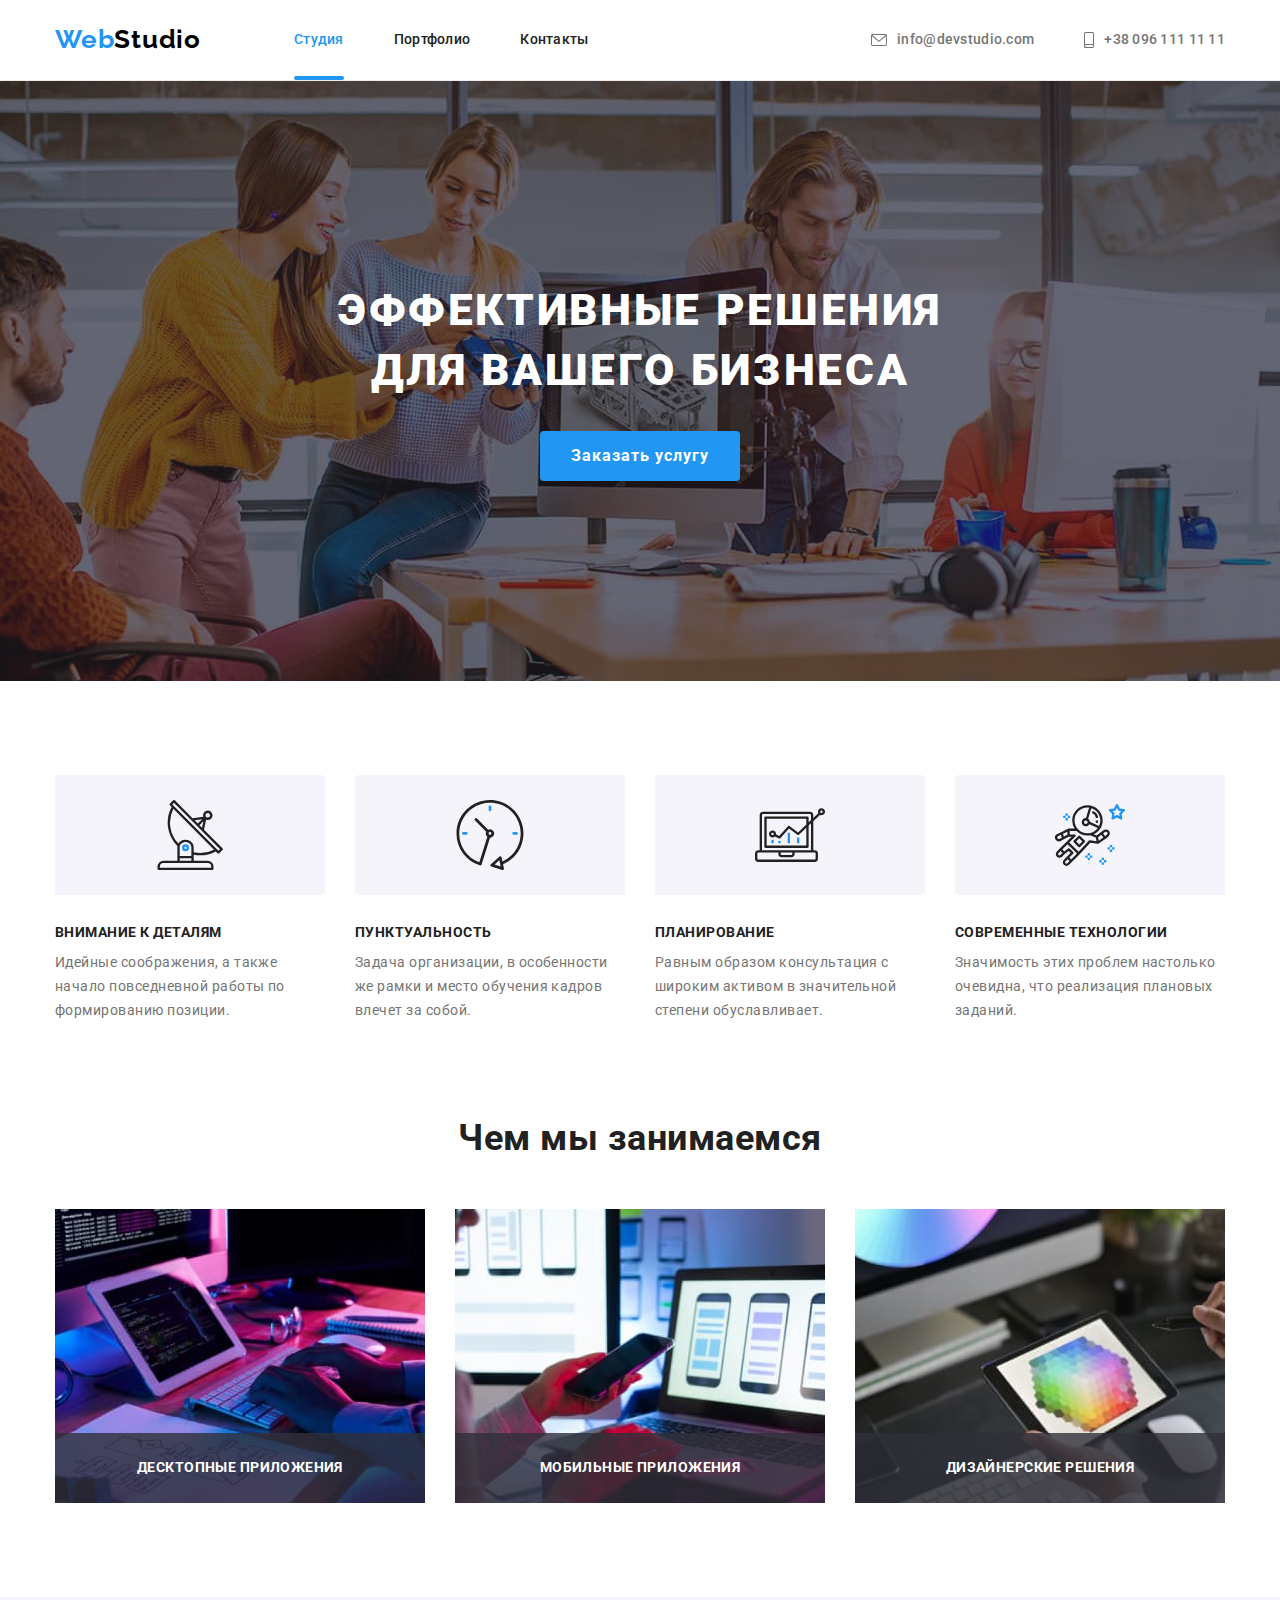
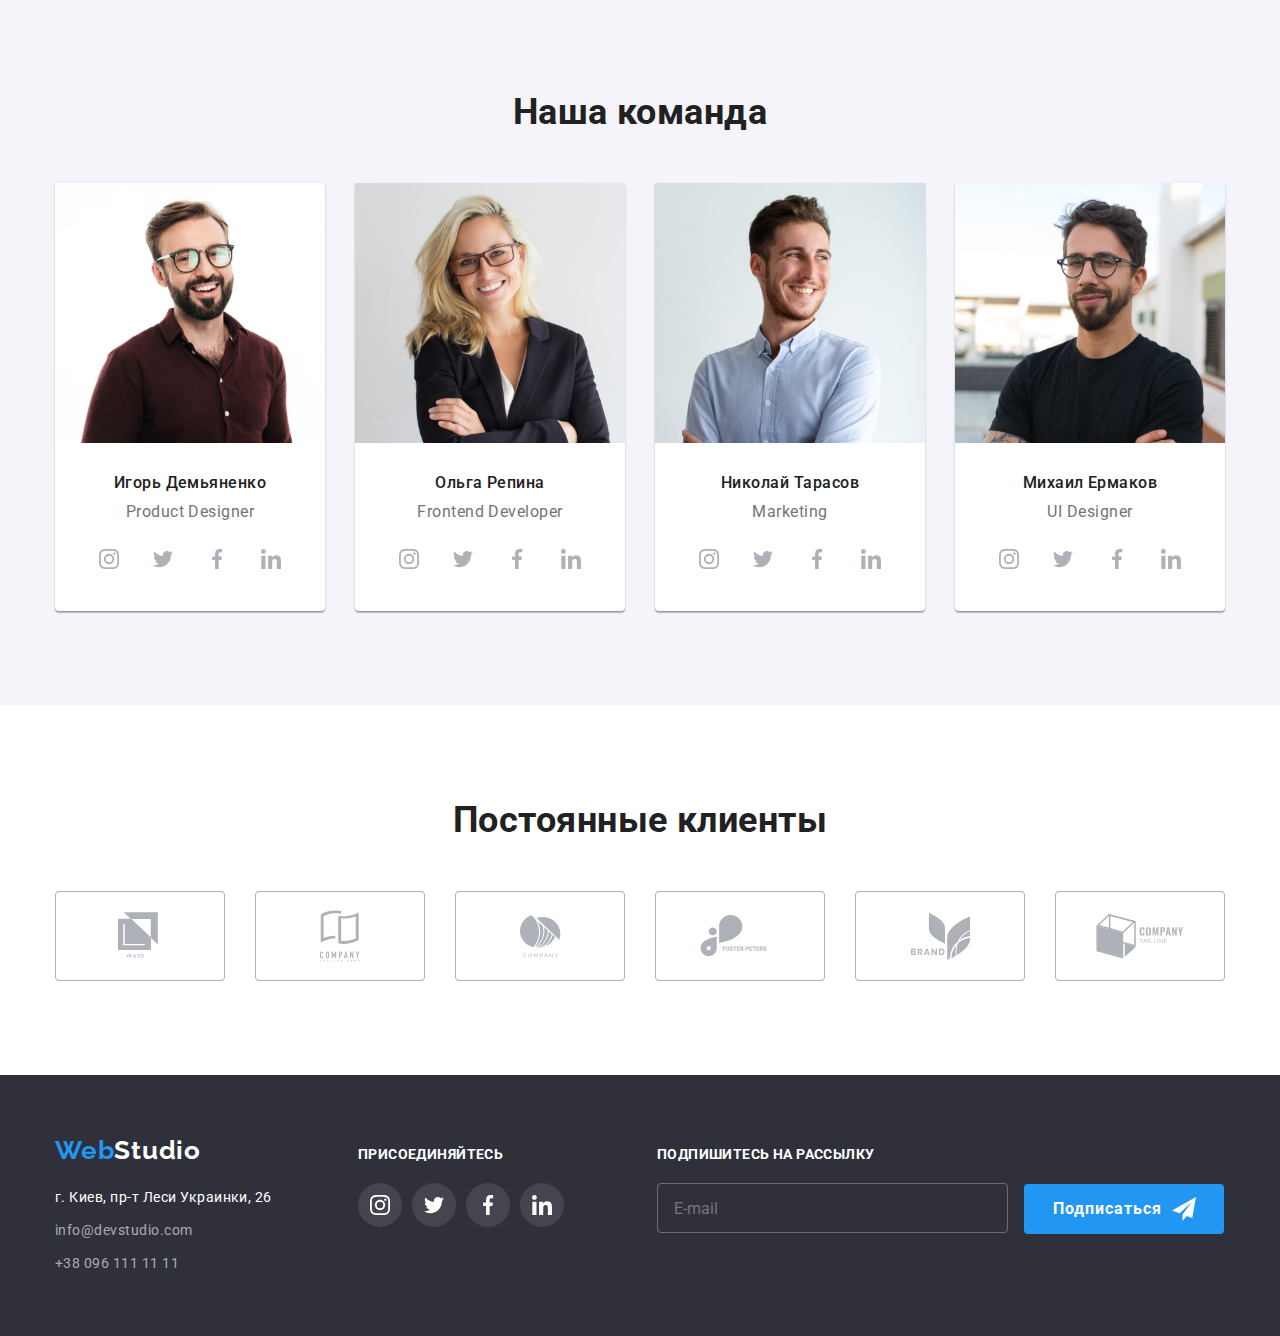
<file: index.html>
<!DOCTYPE html>
<html lang="ru">
  <head>
    <meta charset="UTF-8" />
    <meta name="viewport" content="width=device-width, initial-scale=1.0" />
    <title>Web Studio</title>
    <link rel="preconnect" href="https://fonts.gstatic.com" />
    <link
      href="https://fonts.googleapis.com/css2?family=Raleway:wght@700&family=Roboto:wght@400;500;700;900&display=swap"
      rel="stylesheet"
    />
    <link rel="stylesheet" href="./css/main.min.css" />
  </head>
  <body>
    <header class="header">
      <div class="container header__container">
        <nav class="header__nav">
          <a class="logo header__logo" href="./index.html"
            >Web<span class="logo--black">Studio</span></a
          >
          <ul class="navigation-list">
            <li class="navigation-list__item">
              <a class="navigation-list__link navigation-list__link--current" href="./index.html">Студия</a>
            </li>
            <li class="navigation-list__item">
              <a class="navigation-list__link" href="./portfolio.html">Портфолио</a>
            </li>
            <li class="navigation-list__item">
              <a class="navigation-list__link" href="#">Контакты</a>
            </li>
          </ul>
        </nav>

        <ul class="contacts-list">
          <li class="contacts-list__item">
            <a class="contacts-list__link" href="mailto:info@devstudio.com">
              <svg class="contacts-list__icon" width="16" height="12">
                <use href="./images/icons.svg#icon-mail"></use>
              </svg>
              info@devstudio.com
            </a>
          </li>
          <li class="contacts-list__item">
            <a class="contacts-list__link" href="tel:+380961111111">
              <svg class="contacts-list__icon" width="10" height="16">
                <use href="./images/icons.svg#icon-phone"></use>
              </svg>
              +38 096 111 11 11
            </a>
          </li>
        </ul>
      </div>
    </header>

    <main>
      <section class="section section--hero hero">
        <div class="container hero__container">
          <h1 class="hero__title">Эффективные решения для вашего бизнеса</h1>
          <button class="big-button big-button--hero" data-modal-open>Заказать услугу</button>
        </div>
      </section>

      <section class="section section--benefits">
        <div class="container">
          <h2 class="visually-hidden">Наші переваги</h2>
          <ul class="benefits-list">
            <li class="benefits-list__item">
              <div class="benefits-list__img">
                <svg class="benefits-list__icon">
                  <use href="./images/icons.svg#icon-antenna"></use>
                </svg>
              </div>
              <h3 class="benefits-list__title">Внимание к деталям</h3>
              <p class="benefits-list__description">
                Идейные соображения, а также начало повседневной работы по
                формированию позиции.
              </p>
            </li>

            <li class="benefits-list__item">
              <div class="benefits-list__img">
                <svg class="benefits-list__icon">
                  <use href="./images/icons.svg#icon-clock"></use>
                </svg>
              </div>
              <h3 class="benefits-list__title">Пунктуальность</h3>
              <p class="benefits-list__description">
                Задача организации, в особенности же рамки и место обучения
                кадров влечет за собой.
              </p>
            </li>

            <li class="benefits-list__item">
              <div class="benefits-list__img">
                <svg class="benefits-list__icon">
                  <use href="./images/icons.svg#icon-diagram"></use>
                </svg>
              </div>
              <h3 class="benefits-list__title">Планирование</h3>
              <p class="benefits-list__description">
                Равным образом консультация с широким активом в значительной
                степени обуславливает.
              </p>
            </li>

            <li class="benefits-list__item">
              <div class="benefits-list__img">
                <svg class="benefits-list__icon">
                  <use href="./images/icons.svg#icon-astronaut"></use>
                </svg>
              </div>
              <h3 class="benefits-list__title">Современные технологии</h3>
              <p class="benefits-list__description">
                Значимость этих проблем настолько очевидна, что реализация
                плановых заданий.
              </p>
            </li>
          </ul>
        </div>
      </section>

      <section class="section">
        <div class="container">
          <h2 class="section__title">Чем мы занимаемся</h2>
          <ul class="activity">
            <li>
              <div class="activity__thumb">
                <img src="./images/img_1.jpg" alt="Розробка" width="370" />
                <div class="activity__overlay">
                  <p class="activity__description">Десктопные приложения</p>
                </div>
              </div>
            </li>
            <li>
              <div class="activity__thumb">
                <img src="./images/img_2.jpg" alt="Розробка" width="370" />
                <div class="activity__overlay">
                  <p class="activity__description">Мобильные приложения</p>
                </div>
              </div>
            </li>
            <li>
              <div class="activity__thumb">
                <img src="./images/img_3.jpg" alt="Розробка" width="370" />
                <div class="activity__overlay">
                  <p class="activity__description">Дизайнерские решения</p>
                </div>
              </div>
            </li>
          </ul>
        </div>
      </section>

      <section class="section section--team">
        <div class="container">
          <h2 class="section__title">Наша команда</h2>
          <ul class="team">
            <li class="team__item">
              <img
                src="./images/igor.jpg"
                alt="Игорь Демьяненко - Product Designer"
                width="270"
              />
              <div class="team__description">
                <h3 class="team__name">Игорь Демьяненко</h3>
                <p class="team__position">Product Designer</p>
                <ul class="social-links">
                  <li class="social-links__item">
                    <a class="social-links__link" href="#">
                      <svg class="social-links__icon">
                        <use href="./images/icons.svg#icon-instagram"></use>
                      </svg>
                    </a>
                  </li>
                  <li class="social-links__item">
                    <a class="social-links__link" href="#">
                      <svg class="social-links__icon">
                        <use href="./images/icons.svg#icon-twitter"></use>
                      </svg>
                    </a>
                  </li>
                  <li class="social-links__item">
                    <a class="social-links__link" href="#">
                      <svg class="social-links__icon">
                        <use href="./images/icons.svg#icon-facebook"></use>
                      </svg>
                    </a>
                  </li>
                  <li class="social-links__item">
                    <a class="social-links__link" href="#">
                      <svg class="social-links__icon">
                        <use href="./images/icons.svg#icon-linkedin"></use>
                      </svg>
                    </a>
                  </li>
                </ul>
              </div>
            </li>

            <li class="team__item">
              <img
                src="./images/olga.jpg"
                alt="Ольга Репина - Frontend Developer"
                width="270"
              />
              <div class="team__description">
                <h3 class="team__name">Ольга Репина</h3>
                <p class="team__position">Frontend Developer</p>
                <ul class="social-links">
                  <li class="social-links__item">
                    <a class="social-links__link" href="#">
                      <svg class="social-links__icon">
                        <use href="./images/icons.svg#icon-instagram"></use>
                      </svg>
                    </a>
                  </li>
                  <li class="social-links__item">
                    <a class="social-links__link" href="#">
                      <svg class="social-links__icon">
                        <use href="./images/icons.svg#icon-twitter"></use>
                      </svg>
                    </a>
                  </li>
                  <li class="social-links__item">
                    <a class="social-links__link" href="#">
                      <svg class="social-links__icon">
                        <use href="./images/icons.svg#icon-facebook"></use>
                      </svg>
                    </a>
                  </li>
                  <li class="social-links__item">
                    <a class="social-links__link" href="#">
                      <svg class="social-links__icon">
                        <use href="./images/icons.svg#icon-linkedin"></use>
                      </svg>
                    </a>
                  </li>
                </ul>
              </div>
            </li>

            <li class="team__item">
              <img
                src="./images/nikolaj.jpg"
                alt="Николай Тарасов - Marketing"
                width="270"
              />
              <div class="team__description">
                <h3 class="team__name">Николай Тарасов</h3>
                <p class="team__position">Marketing</p>
                <ul class="social-links">
                  <li class="social-links__item">
                    <a class="social-links__link" href="#">
                      <svg class="social-links__icon">
                        <use href="./images/icons.svg#icon-instagram"></use>
                      </svg>
                    </a>
                  </li>
                  <li class="social-links__item">
                    <a class="social-links__link" href="#">
                      <svg class="social-links__icon">
                        <use href="./images/icons.svg#icon-twitter"></use>
                      </svg>
                    </a>
                  </li>
                  <li class="social-links__item">
                    <a class="social-links__link" href="#">
                      <svg class="social-links__icon">
                        <use href="./images/icons.svg#icon-facebook"></use>
                      </svg>
                    </a>
                  </li>
                  <li class="social-links__item">
                    <a class="social-links__link" href="#">
                      <svg class="social-links__icon">
                        <use href="./images/icons.svg#icon-linkedin"></use>
                      </svg>
                    </a>
                  </li>
                </ul>
              </div>
            </li>

            <li class="team__item">
              <img
                src="./images/michail.jpg"
                alt="Михаил Ермаков - UI Designer"
                width="270"
              />
              <div class="team__description">
                <h3 class="team__name">Михаил Ермаков</h3>
                <p class="team__position">UI Designer</p>
                <ul class="social-links">
                  <li class="social-links__item">
                    <a class="social-links__link" href="#">
                      <svg class="social-links__icon">
                        <use href="./images/icons.svg#icon-instagram"></use>
                      </svg>
                    </a>
                  </li>
                  <li class="social-links__item">
                    <a class="social-links__link" href="#">
                      <svg class="social-links__icon">
                        <use href="./images/icons.svg#icon-twitter"></use>
                      </svg>
                    </a>
                  </li>
                  <li class="social-links__item">
                    <a class="social-links__link" href="#">
                      <svg class="social-links__icon">
                        <use href="./images/icons.svg#icon-facebook"></use>
                      </svg>
                    </a>
                  </li>
                  <li class="social-links__item">
                    <a class="social-links__link" href="#">
                      <svg class="social-links__icon">
                        <use href="./images/icons.svg#icon-linkedin"></use>
                      </svg>
                    </a>
                  </li>
                </ul>
              </div>
            </li>
          </ul>
        </div>
      </section>

      <section class="section">
        <div class="container">
          <h2 class="section__title">Постоянные клиенты</h2>
          <ul class="client">
            <li class="client__item">
              <a class="client__link" href="#">
                <svg class="client__icon" width="44" height="49">
                  <use href="./images/icons.svg#icon-yaco"></use>
                </svg>
              </a>
            </li>
            <li class="client__item">
              <a class="client__link" href="#">
                <svg class="client__icon" width="40" height="52">
                  <use href="./images/icons.svg#icon-tagline"></use>
                </svg>
              </a>
            </li>
            <li class="client__item">
              <a class="client__link" href="#">
                <svg class="client__icon" width="41" height="43">
                  <use href="./images/icons.svg#icon-company"></use>
                </svg>
              </a>
            </li>
            <li class="client__item">
              <a class="client__link" href="#">
                <svg class="client__icon" width="82" height="42">
                  <use href="./images/icons.svg#icon-foster"></use>
                </svg>
              </a>
            </li>
            <li class="client__item">
              <a class="client__link" href="#">
                <svg class="client__icon" width="59" height="47">
                  <use href="./images/icons.svg#icon-brand"></use>
                </svg>
              </a>
            </li>
            <li class="client__item">
              <a class="client__link" href="#">
                <svg class="client__icon" width="88" height="45">
                  <use href="./images/icons.svg#icon-company_tag"></use>
                </svg>
              </a>
            </li>
          </ul>
        </div>
      </section>
    </main>

    <footer class="footer">
      <div class="container footer__container">
        <div class="footer__bloc">
          <a class="logo" href="./index.html"
            >Web<span class="logo--white">Studio</span></a
          >
          <address class="address">
            г. Киев, пр-т Леси Украинки, 26
            <ul class="address__list">
              <li class="address__item">
                <a class="address__link" href="mailto:info@devstudio.com"
                  >info@devstudio.com</a
                >
              </li>
              <li class="address__item">
                <a class="address__link" href="tel:+380961111111"
                  >+38 096 111 11 11</a
                >
              </li>
            </ul>
          </address>
        </div>

        <div class="footer__bloc--join">
          <p class="footer__title">присоединяйтесь</p>
          <ul class="social-links">
            <li class="social-links__item">
              <a class="social-links__link social-links__link--reverse" href="#">
                <svg class="social-links__icon">
                  <use href="./images/icons.svg#icon-instagram"></use>
                </svg>
              </a>
            </li>
            <li class="social-links__item">
              <a class="social-links__link social-links__link--reverse" href="#">
                <svg class="social-links__icon">
                  <use href="./images/icons.svg#icon-twitter"></use>
                </svg>
              </a>
            </li>
            <li class="social-links__item">
              <a class="social-links__link social-links__link--reverse" href="#">
                <svg class="social-links__icon">
                  <use href="./images/icons.svg#icon-facebook"></use>
                </svg>
              </a>
            </li>
            <li class="social-links__item">
              <a class="social-links__link social-links__link--reverse" href="#">
                <svg class="social-links__icon">
                  <use href="./images/icons.svg#icon-linkedin"></use>
                </svg>
              </a>
            </li>
          </ul>
        </div>

        <div class="footer__bloc--subscription">
          <p class="footer__title">Подпишитесь на рассылку</p>
          <form>
            <label>
              <input
                class="footer__input"
                type="email"
                name="email"
                placeholder="E-mail"
              />
            </label>
            <button class="big-button big-button--footer" type="submit">
              Подписаться
              <svg class="big-button__icon" width="24" height="24">
                <use href="./images/icons.svg#icon-send"></use>
              </svg>
            </button>
          </form>
        </div>
      </div>
    </footer>

    <div data-modal class="backdrop is-hidden">
      <div class="modal-window">
        <button class="close-button" data-modal-close>
          <svg class="close-button__icon" width="30" height="30">
            <use href="./images/icons.svg#icon-close"></use>
          </svg>
        </button>

        <form class="servise-form">
        
          <p class="servise-form__title">Оставьте свои данные, мы вам перезвоним</p>
        
          <label for="client-name">
            <span class="servise-form__label">Имя</span>
          </label>
          <div class="servise-form__fild">
            <input class="servise-form__input" type="text" name="name" id="client-name" />
            <svg class="servise-form__icon" width="18" height="18">
              <use href="./images/icons.svg#icon-person-black"></use>
            </svg>
          </div>
        
        
          <label for="client-phonenumber">
            <span class="servise-form__label">Телефон</span>
          </label>
          <div class="servise-form__fild">
            <input class="servise-form__input" type="tel" name="phone_number" id="client-phonenumber" />
            <svg class="servise-form__icon" width="18" height="18">
              <use href="./images/icons.svg#icon-phone-black"></use>
            </svg>
          </div>
        
          <label for="client-email">
            <span class="servise-form__label">Почта</span>
          </label>
          <div class="servise-form__fild">
            <input class="servise-form__input" type="email" name="email" id="client-email" />
            <svg class="servise-form__icon" width="18" height="18">
              <use href="./images/icons.svg#icon-email-black"></use>
            </svg>
          </div>
        
          <label class="servise-form__textarea">
            <span class="servise-form__label servise-form__label--textarea">Комментарий</span>
            <textarea class="servise-form__input servise-form__input--textarea" name="coments" placeholder="Введите текст"></textarea>
          </label>
        
          <div class="submit-area">
        
            <label class="submit-area__label">
              <input class="submit-area__checkbox visually-hidden" type="checkbox" name="contract" />
              <svg class="submit-area__icon" width="16" height="15">
                <use href="./images/icons.svg#icon-check"></use>
              </svg>
              <span class="submit-area__square"></span>
              <span class="submit-area__contract">Соглашаюсь с рассылкой и принимаю <a class="submit-area__contract--link" href="#">Условия договора</a></span>
            </label>
        
            <button class="big-button big-button--modal" type="submit">Отправить</button>
        
          </div>
        
        </form>
      </div>
    </div>

    <script src="./js/modal.js"></script>
  </body>
</html>
</file>
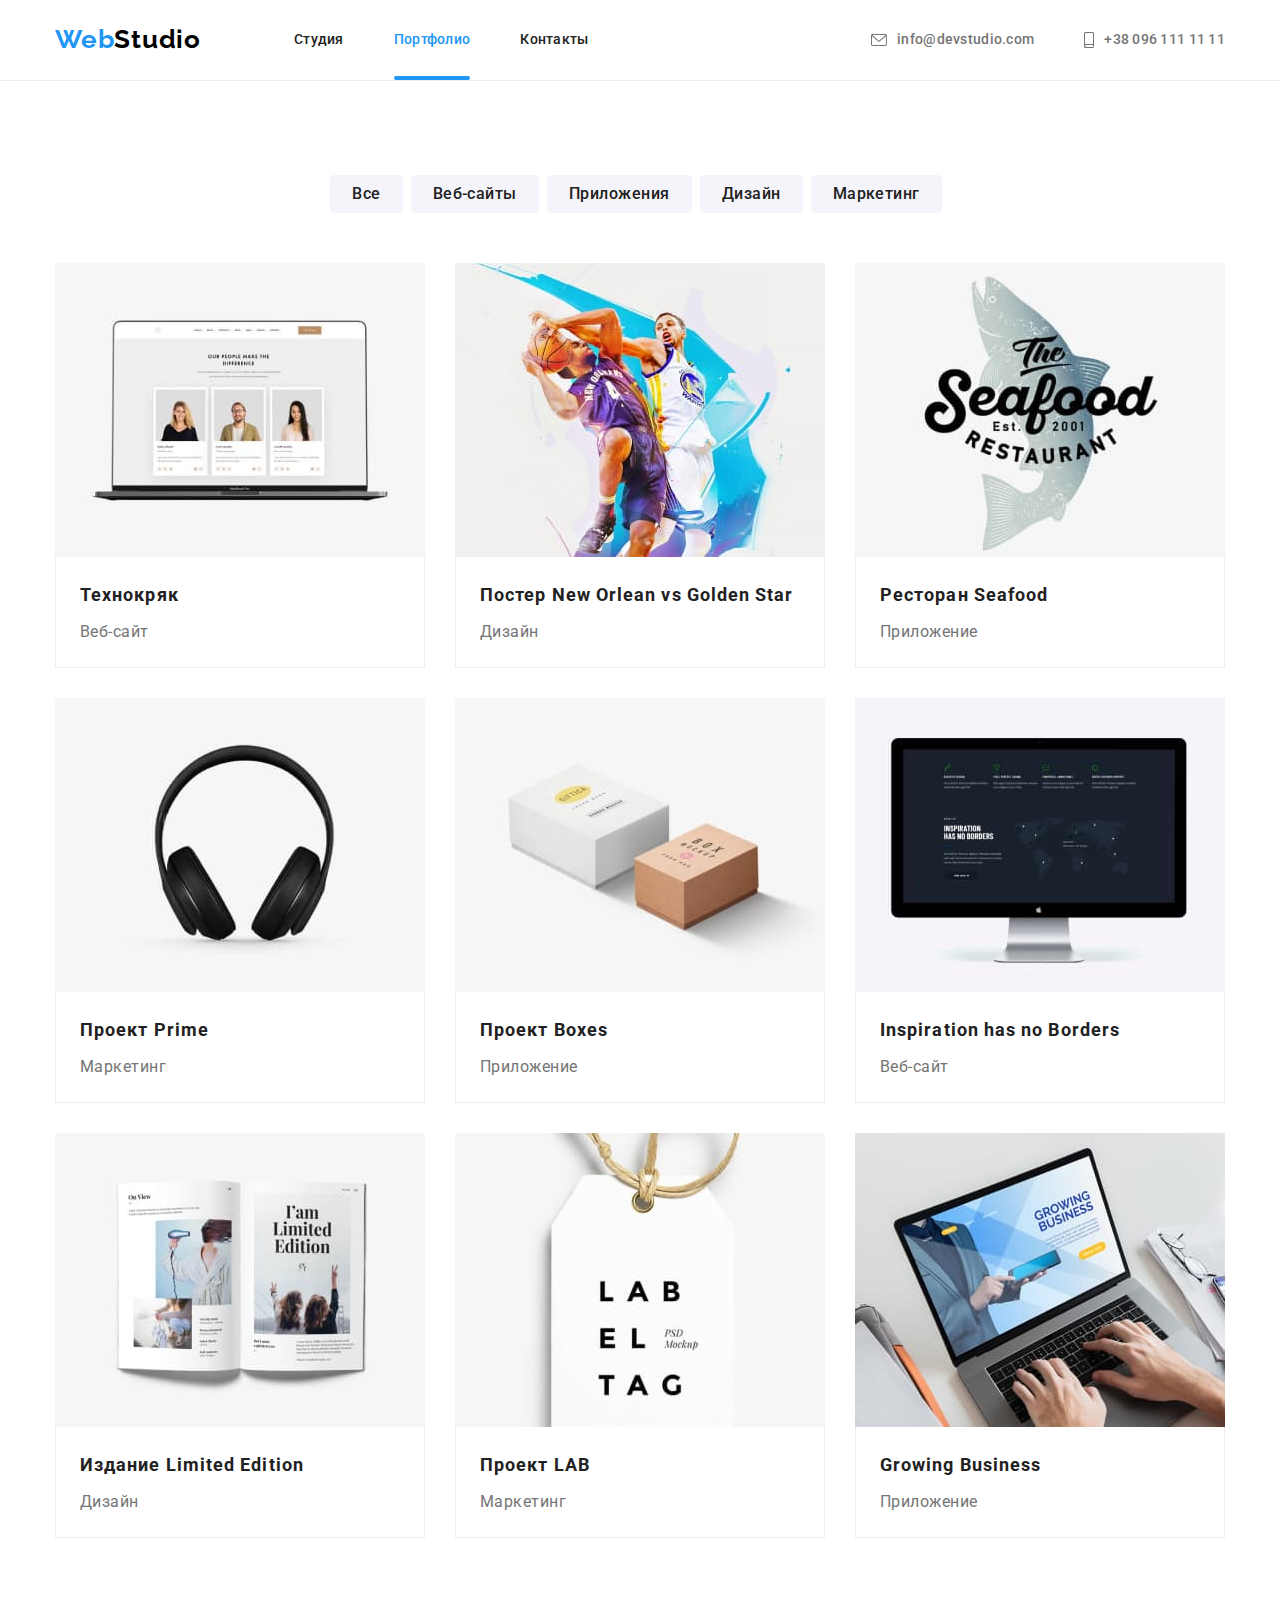
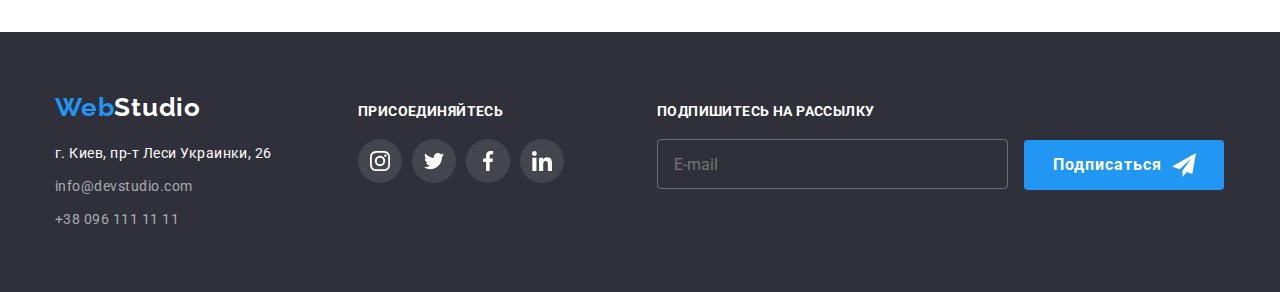
<file: portfolio.html>
<!DOCTYPE html>
<html lang="ru">

<head>
    <meta charset="UTF-8">
    <meta name="viewport" content="width=device-width, initial-scale=1.0">
    <title>Portfolio</title>
    <link rel="preconnect" href="https://fonts.gstatic.com">
    <link href="https://fonts.googleapis.com/css2?family=Raleway:wght@700&family=Roboto:wght@400;500;700;900&display=swap" 
          rel="stylesheet">
    <link rel="stylesheet" href="./css/main.min.css">
</head>

<body>
    <header class="header">
        <div class="container header__container">
            <nav class="header__nav">
                <a class="logo header__logo" href="./index.html">Web<span class="logo--black">Studio</span></a>
                <ul class="navigation-list">
                    <li class="navigation-list__item">
                        <a class="navigation-list__link" href="./index.html">Студия</a>
                    </li>
                    <li class="navigation-list__item">
                        <a class="navigation-list__link navigation-list__link--current" href="./portfolio.html">Портфолио</a>
                    </li>
                    <li class="navigation-list__item">
                        <a class="navigation-list__link" href="#">Контакты</a>
                    </li>
                </ul>
            </nav>
    
            <ul class="contacts-list">
                <li class="contacts-list__item">
                    <a class="contacts-list__link" href="mailto:info@devstudio.com">
                        <svg class="contacts-list__icon" width="16" height="12">
                            <use href="./images/icons.svg#icon-mail"></use>
                        </svg>
                        info@devstudio.com
                    </a>
                </li>
                <li class="contacts-list__item">
                    <a class="contacts-list__link" href="tel:+380961111111">
                        <svg class="contacts-list__icon" width="10" height="16">
                            <use href="./images/icons.svg#icon-phone"></use>
                        </svg>
                        +38 096 111 11 11
                    </a>
                </li>
            </ul>
        </div>
    </header>

    <main>
        <section class="section">
            <div class="container">
                <h1 class="visually-hidden">Реалізовані проєкти</h1>
                <ul class="portfolio-buttons">
                    <li class="portfolio-buttons__item">
                        <button class="portfolio-buttons__button">Все</button>
                    </li>
                    <li class="portfolio-buttons__item">
                        <button class="portfolio-buttons__button">Веб-сайты</button>
                    </li>
                    <li class="portfolio-buttons__item">
                        <button class="portfolio-buttons__button">Приложения</button>
                    </li>
                    <li class="portfolio-buttons__item">
                        <button class="portfolio-buttons__button">Дизайн</button>
                    </li>
                    <li class="portfolio-buttons__item">
                        <button class="portfolio-buttons__button">Маркетинг</button>
                    </li>
                </ul>
                
                <ul class="projects">
                    <li class="projects__item">
                        <a class="projects__link" href="#">
                            <div class="portfolio-card">
                                <img src="./images/portfolio-technokrjak.jpg" alt="Лептоп" width="370">
                                <div class="portfolio-card__overlay">
                                    <p class="portfolio-card__description">Технокряк это современная площадка распространения коронавируса. Компании используют эту платформу для цифрового
                                    шпионажа и атак на защищённые сервера конкурентов.</p>
                                </div>
                            </div>
                            <div class="portfolio-card__title">
                                <h2 class="portfolio-card__name">Технокряк</h2>
                                <p class="portfolio-card__category">Веб-сайт</p>
                            </div>
                        </a>
                    </li>

                    <li class="projects__item">
                        <a class="projects__link" href="#">
                            <div class="portfolio-card">
                                <img src="./images/portfolio-poster.jpg" alt="Баскетболісти" width="370">
                                <div class="portfolio-card__overlay">
                                    <p class="portfolio-card__description">Анекдот &#9787;<br>Нікого робота програми не дивує так часто, як її творця!</p>
                                </div>
                            </div>
                            <div class="portfolio-card__title">
                                <h2 class="portfolio-card__name">Постер New Orlean vs Golden Star</h2>
                                <p class="portfolio-card__category">Дизайн</p>
                            </div>
                        </a>
                    </li>

                    <li class="projects__item">
                        <a class="projects__link" href="#">
                            <div class="portfolio-card">
                                <img src="./images/portfolio-restoran.jpg" alt="Ресторан" width="370">
                                <div class="portfolio-card__overlay">
                                    <p class="portfolio-card__description">Анекдот &#9787;<br>Є два способи писати безпомилкові комп’ютерні програми. І лише третій — правильний.</p>
                                </div>
                            </div>
                            <div class="portfolio-card__title">
                                <h2 class="portfolio-card__name">Ресторан Seafood</h2>
                                <p class="portfolio-card__category">Приложение</p>
                            </div>
                        </a>
                    </li>

                    <li class="projects__item">
                        <a class="projects__link" href="#">
                            <div class="portfolio-card">
                                <img src="./images/portfolio-prime.jpg" alt="Навушники" width="370">
                                <div class="portfolio-card__overlay">
                                    <p class="portfolio-card__description">Анекдот &#9787;<br>Я змінив би світ!.. та Господь не надає вихідних кодів…</p>
                                </div>
                            </div>
                            <div class="portfolio-card__title">
                                <h2 class="portfolio-card__name">Проект Prime</h2>
                                <p class="portfolio-card__category">Маркетинг</p>
                            </div>
                        </a>
                    </li>

                    <li class="projects__item">
                        <a class="projects__link" href="#">
                            <div class="portfolio-card">
                                <img src="./images/portfolio-boxes.jpg" alt="Коробки" width="370">
                                <div class="portfolio-card__overlay">
                                    <p class="portfolio-card__description">Анекдот &#9787;<br>Кепський той Error, що не мріє стати General’ом.</p>
                                </div>
                            </div>
                            <div class="portfolio-card__title">
                                <h2 class="portfolio-card__name">Проект Boxes</h2>
                                <p class="portfolio-card__category">Приложение</p>
                            </div>
                        </a>
                    </li>

                    <li class="projects__item">
                        <a class="projects__link" href="#">
                            <div class="portfolio-card">
                                <img src="./images/portfolio-inspiration.jpg" alt="Монітор" width="370">
                                <div class="portfolio-card__overlay">
                                    <p class="portfolio-card__description">Анекдот &#9787;<br>Знання асемблера не звільняє від пересічности…</p>
                                </div>
                            </div>
                            <div class="portfolio-card__title">
                                <h2 class="portfolio-card__name">Inspiration has no Borders</h2>
                                <p class="portfolio-card__category">Веб-сайт</p>
                            </div>
                        </a>
                    </li>

                    <li class="projects__item">
                        <a class="projects__link" href="#">
                            <div class="portfolio-card">
                                <img src="./images/portfolio-limited.jpg" alt="Книга" width="370">
                                <div class="portfolio-card__overlay">
                                    <p class="portfolio-card__description">Анекдот &#9787;<br>Коли комп’ютери були великими — програми були маленькими.</p>
                                </div>
                            </div>
                            <div class="portfolio-card__title">
                                <h2 class="portfolio-card__name">Издание Limited Edition</h2>
                                <p class="portfolio-card__category">Дизайн</p>
                            </div>
                        </a>
                    </li>

                    <li class="projects__item">
                        <a class="projects__link" href="#">
                            <div class="portfolio-card">
                                <img src="./images/portfolio-LAB.jpg" alt="Бірка" width="370">
                                <div class="portfolio-card__overlay">
                                    <p class="portfolio-card__description">Анекдот &#9787;<br>Із комбінації лінощів і логіки виходять програмісти.</p>
                                </div>
                            </div>
                            <div class="portfolio-card__title">
                                <h2 class="portfolio-card__name">Проект LAB</h2>
                                <p class="portfolio-card__category">Маркетинг</p>
                            </div>
                        </a>
                    </li>

                    <li class="projects__item">
                        <a class="projects__link" href="#">
                            <div class="portfolio-card">
                                <img src="./images/portfolio-growing.jpg" alt="Ноутбук" width="370">
                                <div class="portfolio-card__overlay">
                                    <p class="portfolio-card__description">Анекдот &#9787;<br>Робота програміста й шамана має багато спільного – обидва мурмочуть незрозумілі слова, виконують незрозумілі дії й не
                                    можуть пояснити, як воно працює.</p>
                                </div>
                            </div>
                            <div class="portfolio-card__title">
                                <h2 class="portfolio-card__name">Growing Business</h2>
                                <p class="portfolio-card__category">Приложение</p>
                            </div>
                        </a>
                    </li>
                </ul>
            </div>
        </section>
    </main>

    <footer class="footer">
        <div class="container footer__container">
            <div class="footer__bloc">
                <a class="logo" href="./index.html">Web<span class="logo--white">Studio</span></a>
                <address class="address">
                    г. Киев, пр-т Леси Украинки, 26
                    <ul class="address__list">
                        <li class="address__item">
                            <a class="address__link" href="mailto:info@devstudio.com">info@devstudio.com</a>
                        </li>
                        <li class="address__item">
                            <a class="address__link" href="tel:+380961111111">+38 096 111 11 11</a>
                        </li>
                    </ul>
                </address>
            </div>
    
            <div class="footer__bloc--join">
                <p class="footer__title">присоединяйтесь</p>
                <ul class="social-links">
                    <li class="social-links__item">
                        <a class="social-links__link social-links__link--reverse" href="#">
                            <svg class="social-links__icon">
                                <use href="./images/icons.svg#icon-instagram"></use>
                            </svg>
                        </a>
                    </li>
                    <li class="social-links__item">
                        <a class="social-links__link social-links__link--reverse" href="#">
                            <svg class="social-links__icon">
                                <use href="./images/icons.svg#icon-twitter"></use>
                            </svg>
                        </a>
                    </li>
                    <li class="social-links__item">
                        <a class="social-links__link social-links__link--reverse" href="#">
                            <svg class="social-links__icon">
                                <use href="./images/icons.svg#icon-facebook"></use>
                            </svg>
                        </a>
                    </li>
                    <li class="social-links__item">
                        <a class="social-links__link social-links__link--reverse" href="#">
                            <svg class="social-links__icon">
                                <use href="./images/icons.svg#icon-linkedin"></use>
                            </svg>
                        </a>
                    </li>
                </ul>
            </div>
    
            <div class="footer__bloc--subscription">
                <p class="footer__title">Подпишитесь на рассылку</p>
                <form>
                    <label>
                        <input class="footer__input" type="email" name="email" placeholder="E-mail" />
                    </label>
                    <button class="big-button big-button--footer" type="submit">
                        Подписаться
                        <svg class="big-button__icon" width="24" height="24">
                            <use href="./images/icons.svg#icon-send"></use>
                        </svg>
                    </button>
                </form>
            </div>
        </div>
    </footer>
    
</body>
        
</html>
</file>
<file: css/main.min.css>
:root{--white: #ffffff;--black: #000000;--accent: #2196f3;--black-text: #212121;--grey-text: #757575;--grey-text-op60: rgba(255, 255, 255, 0.6);--icon-color: #afb1b8;--background-dark: #2f303a;--background-light: #f5f4fa;--border-color-header: #ececec;--border-color-project: #eeeeee;--animation-time: 250ms;--animation-function: cubic-bezier(0.4, 0, 0.2, 1);--big-button__font-family: "Roboto", sans-serif;--big-button__font-weight: 700;--big-button__font-size: 16px;--big-button__line-height: 1.875;--big-button__letter-spacing: 0.06em}​ *,*::before,*::after{-webkit-box-sizing:border-box;box-sizing:border-box}*{margin:0}​ :root{-moz-tab-size:4;-o-tab-size:4;tab-size:4}​ html{line-height:1.15;-webkit-text-size-adjust:100%}​ ​ ​ body{margin:0;padding:0}​ body{font-family:system-ui,-apple-system,"Segoe UI",Roboto,Helvetica,Arial,sans-serif,"Apple Color Emoji","Segoe UI Emoji"}​ ​ hr{height:0;color:inherit}​ ​ abbr[title]{-webkit-text-decoration:underline dotted;text-decoration:underline dotted}​ b,strong{font-weight:bolder}​ code,kbd,samp,pre{font-family:ui-monospace, SFMono-Regular, Consolas, "Liberation Mono", Menlo, monospace;font-size:1em}​ small{font-size:80%}​ sub,sup{font-size:75%;line-height:0;position:relative;vertical-align:baseline}​ sub{bottom:-0.25em}​ sup{top:-0.5em}​ ​ table{text-indent:0;border-color:inherit}​ ​ button,input,optgroup,select,textarea{font-family:inherit;font-size:100%;line-height:1.15;margin:0}address{font-style:normal}ul{list-style:none;padding-left:0}​ button,select{text-transform:none}​ button,[type="button"],[type="reset"],[type="submit"]{-webkit-appearance:button}​ ::-moz-focus-inner{border-style:none;padding:0}​ :-moz-focusring{outline:1px dotted ButtonText}​ :-moz-ui-invalid{box-shadow:none}​ legend{padding:0}​ progress{vertical-align:baseline}​ ::-webkit-inner-spin-button,::-webkit-outer-spin-button{height:auto}​ [type="search"]{-webkit-appearance:textfield;outline-offset:-2px}​ ::-webkit-search-decoration{-webkit-appearance:none}​ ::-webkit-file-upload-button{-webkit-appearance:button;font:inherit}​ ​ summary{display:list-item}html{-webkit-box-sizing:border-box;box-sizing:border-box}*,*::before,*::after{-webkit-box-sizing:inherit;box-sizing:inherit}body{background-color:var(--white);color:var(--black-text);font-family:"Roboto", sans-serif;letter-spacing:0.03em}h1{color:var(--white);font-weight:900;font-size:44px;line-height:1.36;text-align:center;letter-spacing:0.06em;text-transform:uppercase}h2{font-weight:700;font-size:36px;line-height:1.17}p{font-weight:400;color:var(--grey-text)}img{display:block;max-width:100%}.visually-hidden{position:absolute;width:1px;height:1px;margin:-1px;border:0;padding:0;white-space:nowrap;-webkit-clip-path:inset(100%);clip-path:inset(100%);clip:rect(0 0 0 0);overflow:hidden}.header{font-weight:500;font-size:14px;line-height:1.14;letter-spacing:0.02em;border-bottom:1px solid var(--border-color-header)}.header__container{display:-webkit-box;display:-ms-flexbox;display:flex;-webkit-box-pack:justify;-ms-flex-pack:justify;justify-content:space-between;-webkit-box-align:center;-ms-flex-align:center;align-items:center}.header__nav{display:-webkit-box;display:-ms-flexbox;display:flex;-webkit-box-align:center;-ms-flex-align:center;align-items:center}.container{width:1200px;padding:0 15px;margin-right:auto;margin-left:auto}.logo{font-family:"Raleway",sans-serif;font-weight:700;font-size:26px;line-height:1.19;letter-spacing:.03em;text-decoration:none;color:var(--accent)}.logo--white{color:var(--white)}.logo--black{color:var(--black)}.header__logo{padding:24px 0 25px}.navigation-list{display:-webkit-box;display:-ms-flexbox;display:flex;margin-left:93px}.navigation-list__item{margin-right:50px;position:relative}.navigation-list__item:last-child{margin-right:0px}.navigation-list__link{display:inline-block;padding:32px 0px;text-decoration:none;color:inherit;-webkit-transition:color var(--animation-time) var(--animation-function);transition:color var(--animation-time) var(--animation-function)}.navigation-list__link:hover,.navigation-list__link:focus{color:var(--accent)}.navigation-list__link::after{content:"";position:absolute;bottom:0px;left:0px;background-color:var(--accent);width:100%;height:4px;border-radius:2px;opacity:0;-webkit-transition:opacity var(--animation-time) var(--animation-function);transition:opacity var(--animation-time) var(--animation-function)}.navigation-list__link:hover::after,.navigation-list__link:focus::after{opacity:1}.navigation-list__link--current{color:var(--accent)}.navigation-list__link--current::after{opacity:1}.contacts-list{display:-webkit-box;display:-ms-flexbox;display:flex;-webkit-box-align:center;-ms-flex-align:center;align-items:center}.contacts-list__item:not(:last-child){margin-right:50px}.contacts-list__link{display:-webkit-box;display:-ms-flexbox;display:flex;padding:17px 0px;text-decoration:none;color:var(--grey-text);-webkit-box-align:center;-ms-flex-align:center;align-items:center;-webkit-transition:color var(--animation-time) var(--animation-function);transition:color var(--animation-time) var(--animation-function)}.contacts-list__link:hover,.contacts-list__link:focus{color:var(--accent)}.contacts-list__icon{fill:currentColor;margin-right:10px}.section{padding:94px 0}.section--hero{max-width:1600px;height:600px;margin-left:auto;margin-right:auto;background-color:var(--background-dark);padding:200px 0;background-image:-webkit-gradient(linear, left top, right top, from(rgba(47,48,58,0.4)), to(rgba(47,48,58,0.4))),url("../images/hero.jpg");background-image:linear-gradient(to right, rgba(47,48,58,0.4), rgba(47,48,58,0.4)),url("../images/hero.jpg");background-repeat:no-repeat;background-position:center;background-size:cover}.section--benefits{padding-bottom:0}.section--team{background-color:var(--background-light)}.section__title{text-align:center;margin-bottom:50px}.hero__container{display:-webkit-box;display:-ms-flexbox;display:flex;-webkit-box-orient:vertical;-webkit-box-direction:normal;-ms-flex-direction:column;flex-direction:column;-webkit-box-align:center;-ms-flex-align:center;align-items:center}.hero__title{width:700px;display:inline-block}.big-button{width:200px;height:50px;padding:10px;border:none;border-radius:4px;background-color:var(--accent);cursor:pointer;text-align:center;color:var(--white);font-family:var(--big-button__font-family);font-weight:var(--big-button__font-weight);font-size:var(--big-button__font-size);line-height:var(--big-button__line-height);letter-spacing:var(--big-button__letter-spacing);-webkit-transition:background-color var(--animation-time) var(--animation-function);transition:background-color var(--animation-time) var(--animation-function)}.big-button:focus,.big-button:hover{background-color:#188ce8}.big-button--hero{margin-top:30px}.big-button--modal{-webkit-box-shadow:0px 4px 4px rgba(0,0,0,0.15);box-shadow:0px 4px 4px rgba(0,0,0,0.15)}.big-button--footer{display:-webkit-inline-box;display:-ms-inline-flexbox;display:inline-flex;-webkit-box-pack:center;-ms-flex-pack:center;justify-content:center;-webkit-box-align:center;-ms-flex-align:center;align-items:center;margin-left:12px}.big-button__icon{margin-left:10px}.benefits-list{display:-webkit-box;display:-ms-flexbox;display:flex;-ms-flex-wrap:wrap;flex-wrap:wrap;margin-left:-30px}.benefits-list__title{font-weight:700;font-size:14px;line-height:1.14;text-transform:uppercase;margin-bottom:10px}.benefits-list__description{font-size:14px;line-height:1.71}.benefits-list__item{-ms-flex-preferred-size:calc(100% / 4 - 30px);flex-basis:calc(100% / 4 - 30px);margin-left:30px}.benefits-list__img{width:270px;height:120px;background-color:var(--background-light);margin-bottom:30px;border-radius:4px;display:-webkit-box;display:-ms-flexbox;display:flex;-webkit-box-pack:center;-ms-flex-pack:center;justify-content:center;-webkit-box-align:center;-ms-flex-align:center;align-items:center}.benefits-list__icon{width:70px;height:70px}.activity{display:-webkit-box;display:-ms-flexbox;display:flex;-webkit-box-pack:justify;-ms-flex-pack:justify;justify-content:space-between}.activity__thumb{position:relative}.activity__overlay{display:-webkit-box;display:-ms-flexbox;display:flex;-webkit-box-pack:center;-ms-flex-pack:center;justify-content:center;-webkit-box-align:center;-ms-flex-align:center;align-items:center;position:absolute;left:0px;bottom:0px;width:100%;height:70px;background:rgba(47,48,58,0.8)}.activity__description{color:var(--white);font-weight:700;font-size:14px;line-height:1.14;letter-spacing:0.03em;text-transform:uppercase}.team{display:-webkit-box;display:-ms-flexbox;display:flex;-ms-flex-wrap:wrap;flex-wrap:wrap;margin-left:-30px}.team__item{background-color:var(--white);-ms-flex-preferred-size:calc(100% / 4 - 30px);flex-basis:calc(100% / 4 - 30px);margin-left:30px;border-radius:0 0 4px 4px;-webkit-box-shadow:0px 1px 3px rgba(0,0,0,0.12),0px 1px 1px rgba(0,0,0,0.14),0px 2px 1px rgba(0,0,0,0.2);box-shadow:0px 1px 3px rgba(0,0,0,0.12),0px 1px 1px rgba(0,0,0,0.14),0px 2px 1px rgba(0,0,0,0.2)}.team__description{text-align:center;padding:30px 32px}.team__name{font-weight:500;font-size:16px;line-height:1.19;margin-bottom:10px}.team__position{font-size:16px;line-height:1.19;margin-bottom:16px}.social-links{display:-webkit-box;display:-ms-flexbox;display:flex}.social-links__item:not(:last-child){margin-right:10px}.social-links__link{width:44px;height:44px;border-radius:50%;display:-webkit-box;display:-ms-flexbox;display:flex;-webkit-box-pack:center;-ms-flex-pack:center;justify-content:center;-webkit-box-align:center;-ms-flex-align:center;align-items:center;fill:var(--icon-color);-webkit-transition:background-color var(--animation-time) var(--animation-function),fill var(--animation-time) var(--animation-function);transition:background-color var(--animation-time) var(--animation-function),fill var(--animation-time) var(--animation-function)}.social-links__link--reverse{background-color:rgba(255,255,255,0.1);fill:var(--white)}.social-links__link--reverse:hover,.social-links__link--reverse:focus{background-color:var(--accent);fill:var(--white)}.social-links__link:hover,.social-links__link:focus{background-color:var(--accent);fill:var(--white)}.social-links__icon{width:20px;height:20px;fill:inherit}.client{display:-webkit-box;display:-ms-flexbox;display:flex}.client__item:not(:last-child){margin-right:30px}.client__link{display:-webkit-box;display:-ms-flexbox;display:flex;width:170px;height:90px;border:1px solid var(--icon-color);border-radius:4px;fill:var(--icon-color);-webkit-box-pack:center;-ms-flex-pack:center;justify-content:center;-webkit-box-align:center;-ms-flex-align:center;align-items:center;-webkit-transition:fill var(--animation-time) var(--animation-function);transition:fill var(--animation-time) var(--animation-function)}.client__link:hover,.client__link:focus{fill:var(--accent);border:1px solid var(--accent)}.client__icon{fill:inherit}.footer{padding-top:60px;padding-bottom:60px;background-color:var(--background-dark)}.footer__container{display:-webkit-box;display:-ms-flexbox;display:flex;-webkit-box-align:baseline;-ms-flex-align:baseline;align-items:baseline}.footer__bloc--join{margin-left:86px}.footer__bloc--subscription{margin-left:93px}.footer__title{font-weight:700;font-size:14px;line-height:1.14;letter-spacing:0.03em;text-transform:uppercase;color:var(--white);margin-bottom:20px}.footer__input{width:351px;height:50px;padding:15px 16px;border:1px solid rgba(255,255,255,0.3);border-radius:4px;background-color:inherit;color:var(--white)}.address{margin-top:20px;color:var(--white);font-weight:400;font-size:14px;line-height:1.71}.address__list{margin-top:9px}.address__item:not(:first-child){margin-top:9px}.address__link{text-decoration:none;color:var(--grey-text-op60)}.backdrop{position:fixed;top:0;left:0;width:100%;height:100%;background-color:rgba(0,0,0,0.2);opacity:1;-webkit-transition:opacity var(--animation-time) var(--animation-function);transition:opacity var(--animation-time) var(--animation-function)}.backdrop.is-hidden{opacity:0;pointer-events:none}.modal-window{position:absolute;top:50%;left:50%;-webkit-transform:translateX(-50%) translateY(-50%) scale(1);transform:translateX(-50%) translateY(-50%) scale(1);width:528px;height:581px;padding:40px;border-radius:4px;-webkit-box-shadow:0px 1px 3px rgba(0,0,0,0.12),0px 1px 1px rgba(0,0,0,0.14),0px 2px 1px rgba(0,0,0,0.2);box-shadow:0px 1px 3px rgba(0,0,0,0.12),0px 1px 1px rgba(0,0,0,0.14),0px 2px 1px rgba(0,0,0,0.2);background-color:var(--white);-webkit-transition:-webkit-transform var(--animation-time) var(--animation-function);transition:-webkit-transform var(--animation-time) var(--animation-function);transition:transform var(--animation-time) var(--animation-function);transition:transform var(--animation-time) var(--animation-function), -webkit-transform var(--animation-time) var(--animation-function)}.backdrop.is-hidden .modal-window{-webkit-transform:translateX(-50%) translateY(-50%) scale(0.5);transform:translateX(-50%) translateY(-50%) scale(0.5)}.close-button{position:absolute;top:8px;right:8px;background-color:var(--white);fill:var(--black);background-origin:border-box;border:1px solid rgba(0,0,0,0.1);padding:0px;width:30px;height:30px;border-radius:50%;cursor:pointer;-webkit-transition:fill var(--animation-time) var(--animation-function);transition:fill var(--animation-time) var(--animation-function)}.close-button:hover,.close-button:focus{fill:var(--accent)}.close-button__icon{position:absolute;top:-1px;left:-1px;fill:inherit}.servise-form{display:-webkit-box;display:-ms-flexbox;display:flex;-webkit-box-orient:vertical;-webkit-box-direction:normal;-ms-flex-direction:column;flex-direction:column}.servise-form__title{color:var(--black-text);font-weight:700;font-size:20px;line-height:1.15;text-align:center;letter-spacing:0.03em;margin-bottom:9px}.servise-form__label{font-size:12px;line-height:1.166;letter-spacing:0.01em;color:var(--grey-text)}.servise-form__label--textarea{margin-bottom:4px}.servise-form__fild{position:relative;margin-bottom:10px}.servise-form__input{width:100%;height:40px;padding:0;padding-left:42px;border:1px solid rgba(33,33,33,0.2);border-radius:4px;-webkit-transition:border-color var(--animation-time) var(--animation-function);transition:border-color var(--animation-time) var(--animation-function)}.servise-form__input:focus,.servise-form__input:hover{border-color:var(--accent);outline:none}.servise-form__input--textarea{padding:12px 16px;height:120px;resize:none}.servise-form__input--textarea:focus,.servise-form__input--textarea:hover{border-color:var(--accent);outline:none}.servise-form__input--textarea::-webkit-input-placeholder{font-size:12px;line-height:1.166;letter-spacing:0.01em;color:rgba(117,117,117,0.5)}.servise-form__input--textarea:-ms-input-placeholder{font-size:12px;line-height:1.166;letter-spacing:0.01em;color:rgba(117,117,117,0.5)}.servise-form__input--textarea::-ms-input-placeholder{font-size:12px;line-height:1.166;letter-spacing:0.01em;color:rgba(117,117,117,0.5)}.servise-form__input--textarea::placeholder{font-size:12px;line-height:1.166;letter-spacing:0.01em;color:rgba(117,117,117,0.5)}.servise-form__input:focus+.servise-form__icon,.servise-form__input:hover+.servise-form__icon{fill:var(--accent)}.servise-form__icon{position:absolute;top:50%;left:12px;-webkit-transform:translateY(-50%);transform:translateY(-50%);-webkit-transition:fill var(--animation-time) var(--animation-function);transition:fill var(--animation-time) var(--animation-function)}.servise-form__textarea{display:-webkit-box;display:-ms-flexbox;display:flex;-webkit-box-orient:vertical;-webkit-box-direction:normal;-ms-flex-direction:column;flex-direction:column;margin-bottom:20px}.submit-area{display:-webkit-box;display:-ms-flexbox;display:flex;-webkit-box-orient:vertical;-webkit-box-direction:normal;-ms-flex-direction:column;flex-direction:column;-webkit-box-align:center;-ms-flex-align:center;align-items:center}.submit-area__label{display:-webkit-box;display:-ms-flexbox;display:flex;-webkit-box-align:center;-ms-flex-align:center;align-items:center;position:relative;margin-bottom:30px}.submit-area__icon{position:absolute;fill:var(--accent);opacity:0;-webkit-transition:opacity var(--animation-time) var(--animation-function);transition:opacity var(--animation-time) var(--animation-function)}.submit-area__square{display:inline-block;width:16px;height:15px;margin-right:7px;border:2px solid var(--black-text);border-radius:2px;opacity:1;-webkit-transition:opacity var(--animation-time) var(--animation-function);transition:opacity var(--animation-time) var(--animation-function)}.submit-area__checkbox:checked ~ .submit-area__square{opacity:0}.submit-area__checkbox:checked+.submit-area__icon{opacity:1}.submit-area__contract{font-size:14px;line-height:1.714;color:var(--grey-text)}.submit-area__contract--link{color:var(--accent)}.portfolio-buttons{display:-webkit-box;display:-ms-flexbox;display:flex;-webkit-box-pack:center;-ms-flex-pack:center;justify-content:center;margin-bottom:50px}.portfolio-buttons:last-child{margin-right:0px}.portfolio-buttons__item{margin-right:8px}.portfolio-buttons__button{background-color:var(--background-light);color:inherit;padding:6px 22px;border-radius:4px;border-width:0;font-family:inherit;font-weight:500;font-size:16px;line-height:1.62;letter-spacing:0.03em;-webkit-transition:background-color var(--animation-time) var(--animation-function),color var(--animation-time) var(--animation-function),-webkit-box-shadow var(--animation-time) var(--animation-function);transition:background-color var(--animation-time) var(--animation-function),color var(--animation-time) var(--animation-function),-webkit-box-shadow var(--animation-time) var(--animation-function);transition:background-color var(--animation-time) var(--animation-function),color var(--animation-time) var(--animation-function),box-shadow var(--animation-time) var(--animation-function);transition:background-color var(--animation-time) var(--animation-function),color var(--animation-time) var(--animation-function),box-shadow var(--animation-time) var(--animation-function),-webkit-box-shadow var(--animation-time) var(--animation-function)}.portfolio-buttons__button:hover,.portfolio-buttons__button:focus{background-color:var(--accent);color:var(--white);border-color:var(--accent);-webkit-box-shadow:0px 3px 1px rgba(0,0,0,0.1),0px 1px 2px rgba(0,0,0,0.08),0px 2px 2px rgba(0,0,0,0.12);box-shadow:0px 3px 1px rgba(0,0,0,0.1),0px 1px 2px rgba(0,0,0,0.08),0px 2px 2px rgba(0,0,0,0.12)}.projects{display:-webkit-box;display:-ms-flexbox;display:flex;-ms-flex-wrap:wrap;flex-wrap:wrap;margin-top:-30px;margin-left:-30px}.projects__item{-ms-flex-preferred-size:calc(100% / 3 - 30px);flex-basis:calc(100% / 3 - 30px);margin-top:30px;margin-left:30px}.projects__link{text-decoration:none;display:block;-webkit-transition:-webkit-box-shadow var(--animation-time) var(--animation-function);transition:-webkit-box-shadow var(--animation-time) var(--animation-function);transition:box-shadow var(--animation-time) var(--animation-function);transition:box-shadow var(--animation-time) var(--animation-function), -webkit-box-shadow var(--animation-time) var(--animation-function)}.projects__link:hover{-webkit-box-shadow:0px 1px 1px rgba(0,0,0,0.12),0px 4px 4px rgba(0,0,0,0.06),1px 4px 6px rgba(0,0,0,0.16);box-shadow:0px 1px 1px rgba(0,0,0,0.12),0px 4px 4px rgba(0,0,0,0.06),1px 4px 6px rgba(0,0,0,0.16)}.portfolio-card{position:relative;overflow:hidden}.portfolio-card__overlay{position:absolute;bottom:0px;left:0px;width:100%;height:100%;background-color:rgba(33,150,243,0.9);padding:63px 24px;-webkit-transform:translateY(100%);transform:translateY(100%);-webkit-transition:-webkit-transform var(--animation-time) var(--animation-function);transition:-webkit-transform var(--animation-time) var(--animation-function);transition:transform var(--animation-time) var(--animation-function);transition:transform var(--animation-time) var(--animation-function), -webkit-transform var(--animation-time) var(--animation-function)}.projects__item:hover .portfolio-card__overlay{-webkit-transform:translateY(0);transform:translateY(0)}.portfolio-card__description{color:var(--white);font-size:18px;line-height:1.56;letter-spacing:0.03em}.portfolio-card__title{padding:20px 24px;border-bottom:1px solid var(--border-color-project);border-left:1px solid var(--border-color-project);border-right:1px solid var(--border-color-project)}.portfolio-card__name{color:var(--black-text);font-size:18px;line-height:2;letter-spacing:0.06em}.portfolio-card__category{font-size:16px;line-height:1.87;margin-top:4px}
/*# sourceMappingURL=main.min.css.map */
</file>
